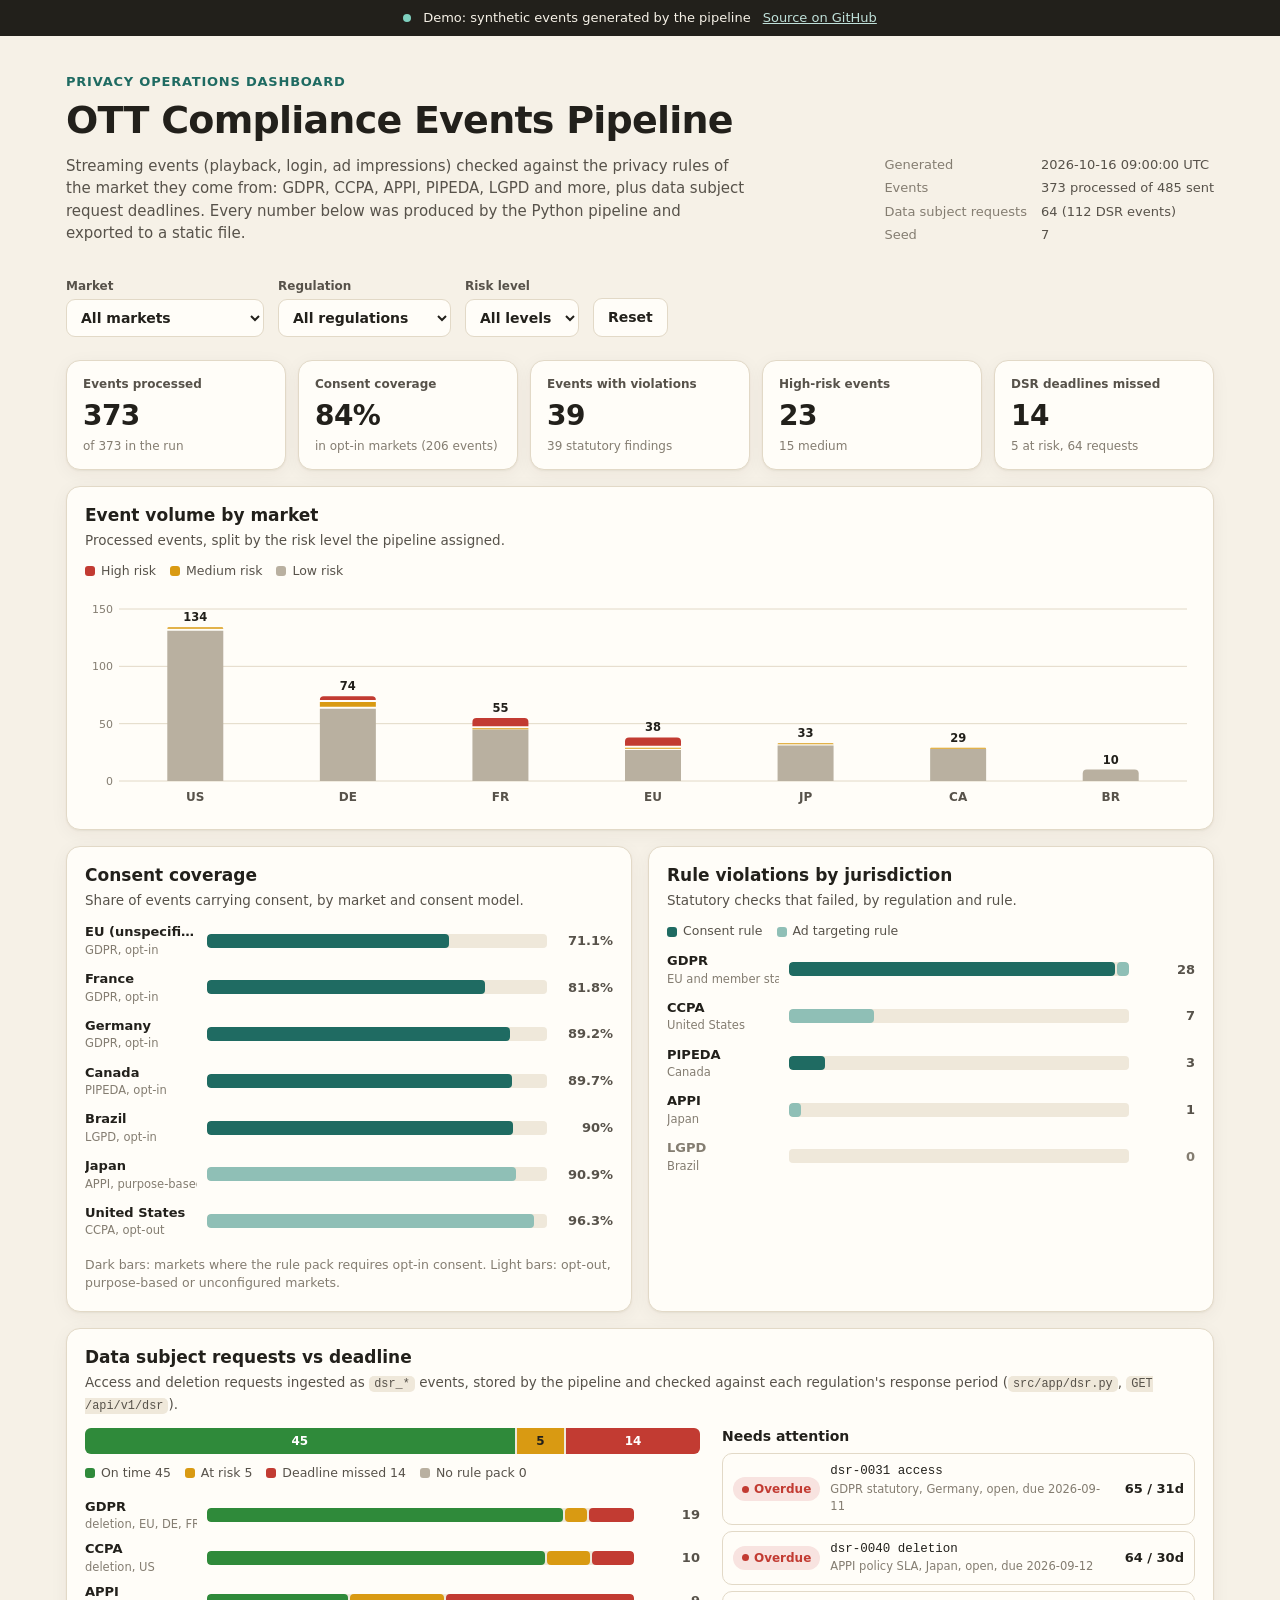
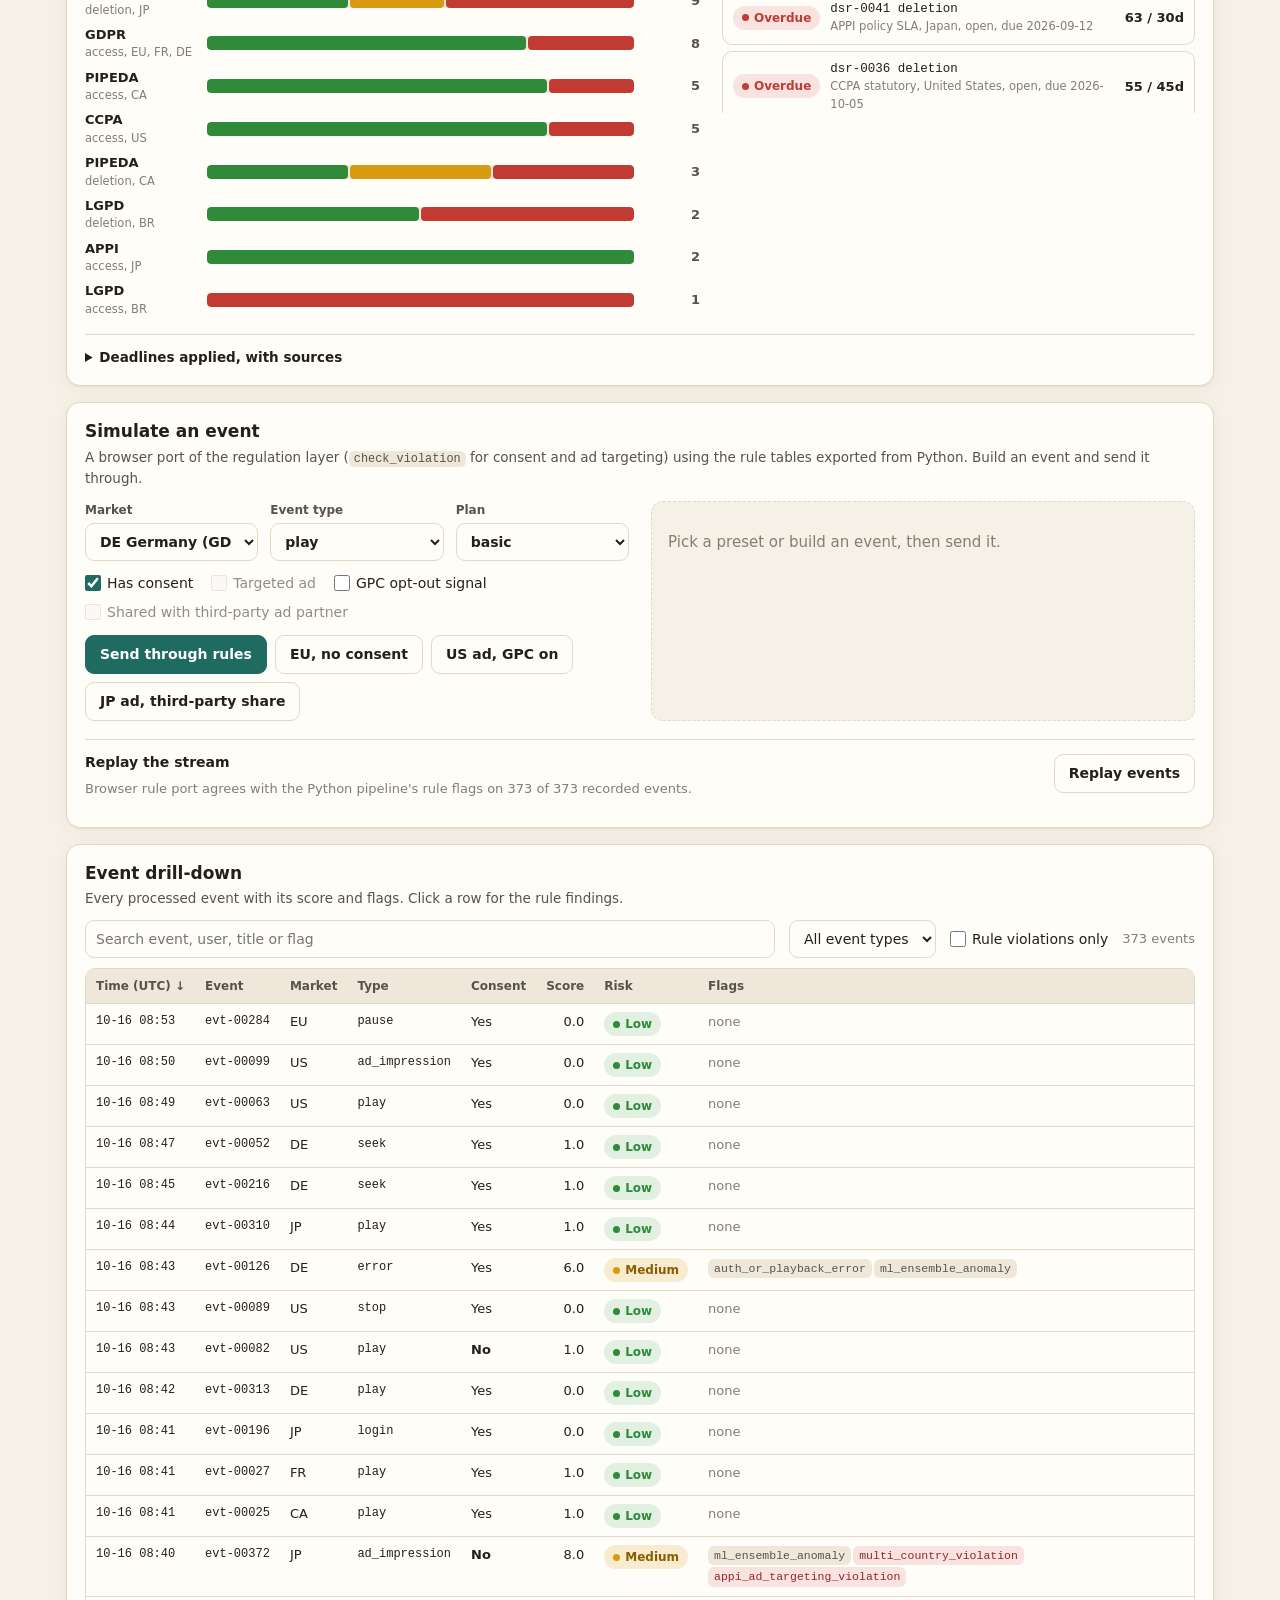
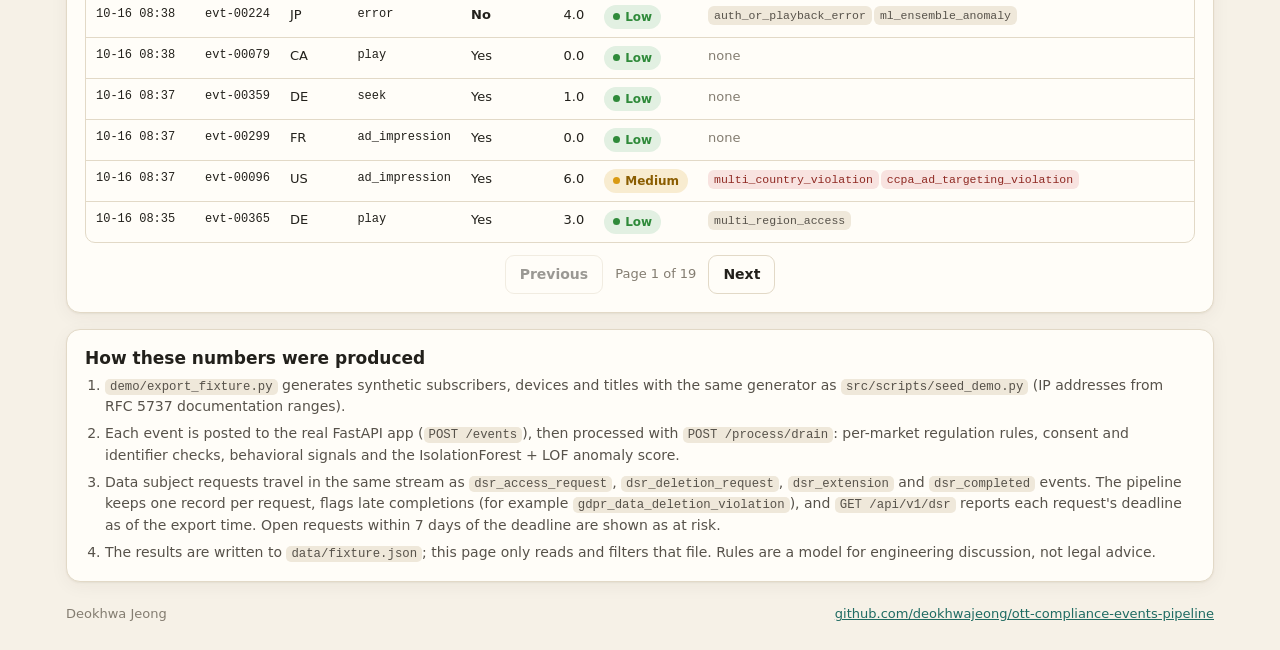
<file: demo/site/index.html>
<!doctype html>
<html lang="en">
<head>
  <meta charset="utf-8">
  <meta name="viewport" content="width=device-width, initial-scale=1">
  <title>OTT Compliance Pipeline Demo</title>
  <meta name="description" content="Interactive demo of the OTT Compliance Events Pipeline: per-market privacy rules, consent coverage, data subject request deadlines and flagged events, built from synthetic events processed by the real pipeline.">
  <link rel="icon" href="data:image/svg+xml,%3Csvg xmlns=%22http://www.w3.org/2000/svg%22 viewBox=%220 0 32 32%22%3E%3Crect width=%2232%22 height=%2232%22 rx=%228%22 fill=%22%231f6b62%22/%3E%3Cpath d=%22M9 17l5 5 9-11%22 stroke=%22%23fff%22 stroke-width=%223.5%22 fill=%22none%22 stroke-linecap=%22round%22/%3E%3C/svg%3E">
  <link rel="stylesheet" href="styles.css">
</head>
<body>
  <div class="banner" role="note">
    <span class="banner-dot" aria-hidden="true"></span>
    Demo: synthetic events generated by the pipeline
    <a href="https://github.com/deokhwajeong/ott-compliance-events-pipeline">Source on GitHub</a>
  </div>

  <header class="wrap header">
    <div>
      <p class="eyebrow">Privacy operations dashboard</p>
      <h1>OTT Compliance Events Pipeline</h1>
      <p class="lede">Streaming events (playback, login, ad impressions) checked against the privacy rules of the market they come from: GDPR, CCPA, APPI, PIPEDA, LGPD and more, plus data subject request deadlines. Every number below was produced by the Python pipeline and exported to a static file.</p>
    </div>
    <dl class="meta" id="meta"></dl>
  </header>

  <main class="wrap">
    <section class="filters" aria-label="Filters">
      <label>Market
        <select id="f-region"><option value="">All markets</option></select>
      </label>
      <label>Regulation
        <select id="f-reg"><option value="">All regulations</option></select>
      </label>
      <label>Risk level
        <select id="f-risk">
          <option value="">All levels</option>
          <option value="high">High</option>
          <option value="medium">Medium</option>
          <option value="low">Low</option>
        </select>
      </label>
      <button type="button" class="btn-ghost" id="f-reset">Reset</button>
    </section>

    <section class="kpis" id="kpis" aria-label="Key figures"></section>

    <section class="grid">
      <article class="card span-2">
        <header class="card-head">
          <h2>Event volume by market</h2>
          <p>Processed events, split by the risk level the pipeline assigned.</p>
        </header>
        <div class="legend" id="vol-legend"></div>
        <div id="chart-volume" class="chart"></div>
      </article>

      <article class="card">
        <header class="card-head">
          <h2>Consent coverage</h2>
          <p>Share of events carrying consent, by market and consent model.</p>
        </header>
        <div id="chart-consent" class="hbars"></div>
      </article>

      <article class="card">
        <header class="card-head">
          <h2>Rule violations by jurisdiction</h2>
          <p>Statutory checks that failed, by regulation and rule.</p>
        </header>
        <div class="legend" id="viol-legend"></div>
        <div id="chart-violations" class="hbars"></div>
      </article>

      <article class="card span-2">
        <header class="card-head">
          <h2>Data subject requests vs deadline</h2>
          <p id="dsr-sub">Access and deletion requests ingested as <code>dsr_*</code> events, stored by the pipeline and checked against each regulation's response period (<code>src/app/dsr.py</code>, <code>GET /api/v1/dsr</code>).</p>
        </header>
        <div class="dsr">
          <div>
            <div class="stackbar" id="dsr-bar" role="img"></div>
            <div class="legend" id="dsr-legend"></div>
            <div id="dsr-by-reg" class="hbars compact"></div>
          </div>
          <div>
            <h3 class="minor">Needs attention</h3>
            <ul class="dsr-list" id="dsr-list"></ul>
          </div>
        </div>
        <details class="dsr-rules">
          <summary>Deadlines applied, with sources</summary>
          <div class="table-wrap">
            <table class="rules" id="dsr-rules"></table>
          </div>
          <p class="note">"Policy SLA" means the statute sets no fixed day count (for example APPI's "without delay") or the period is not modeled, so an internal 30-day target is tracked and never presented as a legal deadline. A portfolio model, not legal advice.</p>
        </details>
      </article>

      <article class="card span-2 sim" id="simulate">
        <header class="card-head">
          <h2>Simulate an event</h2>
          <p>A browser port of the regulation layer (<code>check_violation</code> for consent and ad targeting) using the rule tables exported from Python. Build an event and send it through.</p>
        </header>
        <div class="sim-body">
          <form id="sim-form" class="sim-form">
            <label>Market
              <select id="s-region"></select>
            </label>
            <label>Event type
              <select id="s-type">
                <option value="play">play</option>
                <option value="login">login</option>
                <option value="ad_impression">ad_impression</option>
                <option value="pause">pause</option>
                <option value="error">error</option>
              </select>
            </label>
            <label>Plan
              <select id="s-plan"><option>basic</option><option>premium</option></select>
            </label>
            <fieldset class="toggles">
              <label class="check"><input type="checkbox" id="s-consent"> Has consent</label>
              <label class="check"><input type="checkbox" id="s-targeted"> Targeted ad</label>
              <label class="check"><input type="checkbox" id="s-gpc"> GPC opt-out signal</label>
              <label class="check"><input type="checkbox" id="s-thirdparty"> Shared with third-party ad partner</label>
            </fieldset>
            <div class="sim-actions">
              <button type="submit" class="btn">Send through rules</button>
              <button type="button" class="btn-ghost" id="s-preset-gdpr">EU, no consent</button>
              <button type="button" class="btn-ghost" id="s-preset-ccpa">US ad, GPC on</button>
              <button type="button" class="btn-ghost" id="s-preset-appi">JP ad, third-party share</button>
            </div>
          </form>
          <div class="sim-out" id="sim-out" aria-live="polite">
            <p class="muted">Pick a preset or build an event, then send it.</p>
          </div>
        </div>
        <div class="replay">
          <div class="replay-head">
            <div>
              <h3 class="minor">Replay the stream</h3>
              <p class="muted small" id="parity"></p>
            </div>
            <button type="button" class="btn-ghost" id="replay-btn">Replay events</button>
          </div>
          <ol class="ticker" id="ticker" aria-live="off"></ol>
        </div>
      </article>

      <article class="card span-2" id="drill">
        <header class="card-head">
          <h2>Event drill-down</h2>
          <p>Every processed event with its score and flags. Click a row for the rule findings.</p>
        </header>
        <div class="table-tools">
          <input type="search" id="t-search" placeholder="Search event, user, title or flag" aria-label="Search events">
          <select id="t-type" aria-label="Event type"><option value="">All event types</option></select>
          <label class="check"><input type="checkbox" id="t-flagged"> Rule violations only</label>
          <span class="muted small" id="t-count"></span>
        </div>
        <div class="table-wrap">
          <table class="events">
            <thead>
              <tr>
                <th data-sort="ts">Time (UTC)</th>
                <th data-sort="id">Event</th>
                <th data-sort="region">Market</th>
                <th data-sort="type">Type</th>
                <th data-sort="consent">Consent</th>
                <th data-sort="score" class="num">Score</th>
                <th data-sort="risk">Risk</th>
                <th>Flags</th>
              </tr>
            </thead>
            <tbody id="t-body"></tbody>
          </table>
        </div>
        <div class="pager">
          <button type="button" class="btn-ghost" id="t-prev">Previous</button>
          <span class="muted small" id="t-page"></span>
          <button type="button" class="btn-ghost" id="t-next">Next</button>
        </div>
      </article>
    </section>

    <section class="how card">
      <h2>How these numbers were produced</h2>
      <ol>
        <li><code>demo/export_fixture.py</code> generates synthetic subscribers, devices and titles with the same generator as <code>src/scripts/seed_demo.py</code> (IP addresses from RFC 5737 documentation ranges).</li>
        <li>Each event is posted to the real FastAPI app (<code>POST /events</code>), then processed with <code>POST /process/drain</code>: per-market regulation rules, consent and identifier checks, behavioral signals and the IsolationForest + LOF anomaly score.</li>
        <li>Data subject requests travel in the same stream as <code>dsr_access_request</code>, <code>dsr_deletion_request</code>, <code>dsr_extension</code> and <code>dsr_completed</code> events. The pipeline keeps one record per request, flags late completions (for example <code>gdpr_data_deletion_violation</code>), and <code>GET /api/v1/dsr</code> reports each request's deadline as of the export time. Open requests within <span id="atrisk-days">7</span> days of the deadline are shown as at risk.</li>
        <li>The results are written to <code>data/fixture.json</code>; this page only reads and filters that file. Rules are a model for engineering discussion, not legal advice.</li>
      </ol>
    </section>
  </main>

  <footer class="wrap footer">
    <span>Deokhwa Jeong</span>
    <a href="https://github.com/deokhwajeong/ott-compliance-events-pipeline">github.com/deokhwajeong/ott-compliance-events-pipeline</a>
  </footer>

  <div class="tooltip" id="tooltip" role="tooltip" hidden></div>
  <script src="app.js"></script>
</body>
</html>
</file>
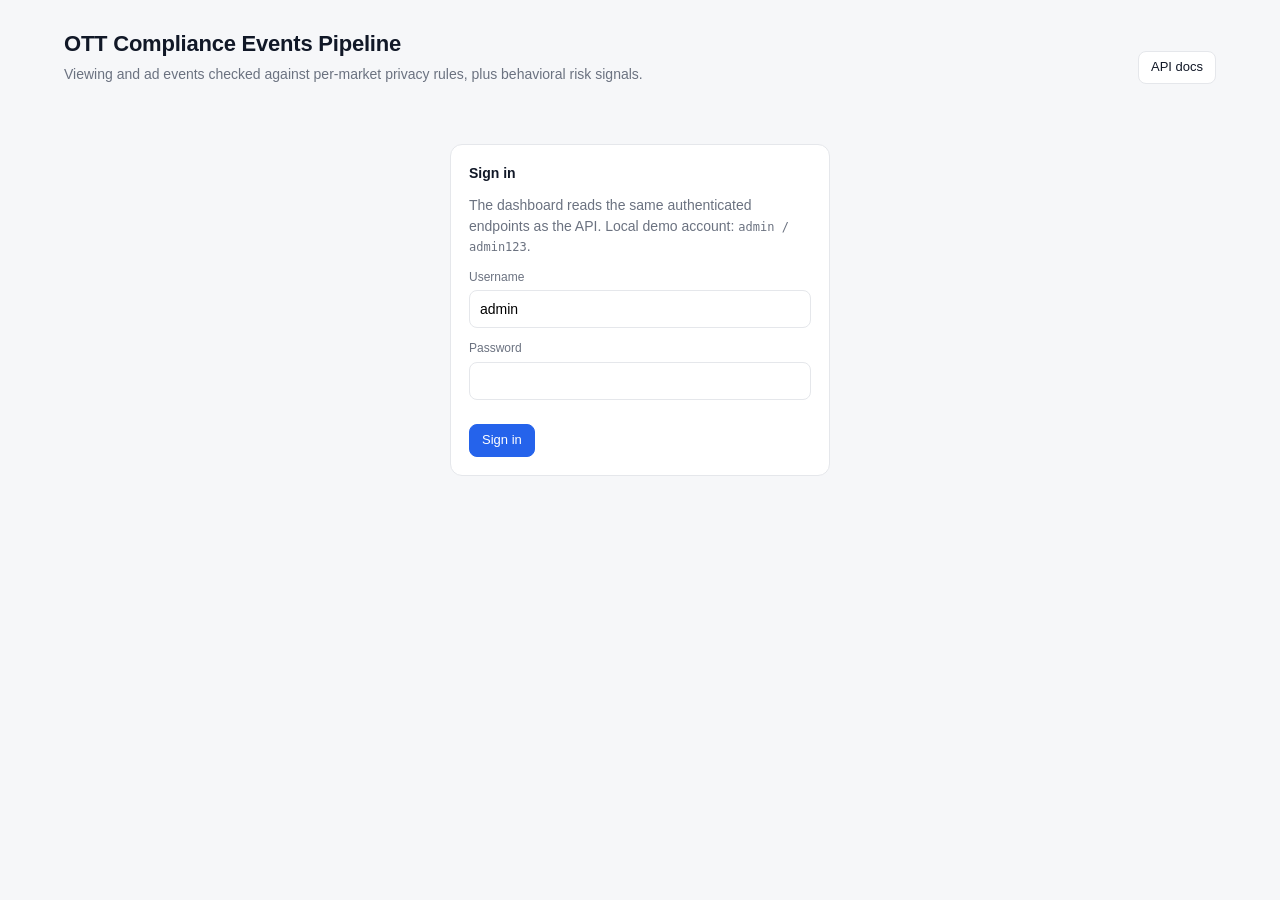
<file: src/app/templates/dashboard.html>
<!doctype html>
<html lang="en">
<head>
  <meta charset="utf-8"/>
  <meta name="viewport" content="width=device-width,initial-scale=1"/>
  <title>OTT Compliance Dashboard</title>
  <style>
    :root {
      --bg: #f6f7f9;
      --card: #ffffff;
      --ink: #111827;
      --muted: #6b7280;
      --line: #e5e7eb;
      --accent: #2563eb;
      --low: #16a34a;
      --med: #d97706;
      --high: #dc2626;
      --none: #9ca3af;
    }
    * { box-sizing: border-box; }
    body {
      margin: 0; background: var(--bg); color: var(--ink);
      font: 14px/1.45 -apple-system, BlinkMacSystemFont, "Segoe UI", Roboto, "Helvetica Neue", Arial, sans-serif;
    }
    .wrap { max-width: 1200px; margin: 0 auto; padding: 28px 24px 40px; }
    header { display: flex; align-items: flex-end; justify-content: space-between; gap: 16px; flex-wrap: wrap; }
    h1 { font-size: 22px; margin: 0; letter-spacing: -0.01em; }
    h2 { font-size: 14px; margin: 0 0 12px; font-weight: 600; }
    .sub { color: var(--muted); margin-top: 4px; }
    .actions { display: flex; gap: 8px; align-items: center; color: var(--muted); font-size: 12px; }
    .btn, a.btn {
      border: 1px solid var(--line); background: var(--card); color: var(--ink); border-radius: 8px;
      padding: 6px 12px; font: inherit; font-size: 13px; cursor: pointer; text-decoration: none;
    }
    .btn.primary { background: var(--accent); border-color: var(--accent); color: #fff; }
    .grid { display: grid; gap: 16px; margin-top: 20px; }
    .kpis { grid-template-columns: repeat(4, 1fr); }
    .two { grid-template-columns: 1fr 1fr; }
    .wide { grid-template-columns: 1.35fr 1fr; }
    .card { background: var(--card); border: 1px solid var(--line); border-radius: 12px; padding: 18px; }
    .kpi .label { color: var(--muted); font-size: 12px; text-transform: uppercase; letter-spacing: 0.04em; }
    .kpi .value { font-size: 30px; font-weight: 650; margin-top: 6px; font-variant-numeric: tabular-nums; }
    .kpi .hint { color: var(--muted); font-size: 12px; margin-top: 2px; }
    .donut-row { display: flex; align-items: center; gap: 24px; }
    .legend { display: grid; gap: 8px; }
    .legend div { display: flex; align-items: center; gap: 8px; }
    .dot { width: 10px; height: 10px; border-radius: 50%; display: inline-block; }
    .bars { display: grid; gap: 10px; }
    .bar-row { display: grid; grid-template-columns: 210px 1fr 40px; gap: 10px; align-items: center; }
    .bar-row .name { overflow: hidden; text-overflow: ellipsis; white-space: nowrap; font-family: ui-monospace, SFMono-Regular, Menlo, monospace; font-size: 12px; }
    .bar-track { background: #f1f5f9; border-radius: 4px; height: 10px; }
    .bar { height: 10px; border-radius: 4px; background: var(--accent); }
    .bar-row .num { text-align: right; font-variant-numeric: tabular-nums; color: var(--muted); }
    table { width: 100%; border-collapse: collapse; }
    th { text-align: left; font-weight: 500; color: var(--muted); font-size: 12px; padding: 0 10px 8px 0; border-bottom: 1px solid var(--line); }
    td { padding: 8px 10px 8px 0; border-bottom: 1px solid #f1f2f4; vertical-align: top; }
    td.num, th.num { text-align: right; font-variant-numeric: tabular-nums; }
    .mono { font-family: ui-monospace, SFMono-Regular, Menlo, monospace; font-size: 12px; }
    .tag { display: inline-block; border: 1px solid var(--line); border-radius: 999px; padding: 1px 8px; font-size: 11px; margin: 0 4px 2px 0; color: #374151; background: #fafafa; }
    .tag.reg { border-color: #bfdbfe; background: #eff6ff; color: #1e40af; }
    .muted { color: var(--muted); }
    .risk { display: inline-block; min-width: 56px; text-align: center; border-radius: 999px; padding: 1px 8px; font-size: 11px; font-weight: 600; }
    .risk.low { background: #dcfce7; color: #166534; }
    .risk.medium { background: #fef3c7; color: #92400e; }
    .risk.high { background: #fee2e2; color: #991b1b; }
    #login { max-width: 380px; margin: 60px auto; }
    #login label { display: block; font-size: 12px; color: var(--muted); margin: 12px 0 4px; }
    #login input { width: 100%; padding: 8px 10px; border: 1px solid var(--line); border-radius: 8px; font: inherit; }
    #login .err { color: var(--high); font-size: 12px; min-height: 16px; margin-top: 8px; }
    .hidden { display: none !important; }
    @media (max-width: 900px) {
      .kpis { grid-template-columns: repeat(2, 1fr); }
      .two, .wide { grid-template-columns: 1fr; }
      .bar-row { grid-template-columns: 120px 1fr 32px; }
    }
  </style>
</head>
<body>
  <div class="wrap">
    <header>
      <div>
        <h1>OTT Compliance Events Pipeline</h1>
        <div class="sub">Viewing and ad events checked against per-market privacy rules, plus behavioral risk signals.</div>
      </div>
      <div class="actions">
        <span id="updated"></span>
        <a class="btn" href="/docs">API docs</a>
        <button class="btn hidden" id="refresh">Refresh</button>
        <button class="btn hidden" id="logout">Sign out</button>
      </div>
    </header>

    <div id="login" class="card hidden">
      <h2>Sign in</h2>
      <div class="muted">The dashboard reads the same authenticated endpoints as the API. Local demo account: <span class="mono">admin / admin123</span>.</div>
      <form id="login-form">
        <label for="username">Username</label>
        <input id="username" name="username" autocomplete="username" value="admin"/>
        <label for="password">Password</label>
        <input id="password" name="password" type="password" autocomplete="current-password"/>
        <div class="err" id="login-err"></div>
        <button class="btn primary" type="submit">Sign in</button>
      </form>
    </div>

    <main id="dash" class="hidden">
      <section class="grid kpis">
        <div class="card kpi"><div class="label">Events processed</div><div class="value" id="k-total">-</div><div class="hint" id="k-queue">-</div></div>
        <div class="card kpi"><div class="label">High risk</div><div class="value" id="k-high" style="color:var(--high)">-</div><div class="hint" id="k-high-pct">-</div></div>
        <div class="card kpi"><div class="label">Medium risk</div><div class="value" id="k-med" style="color:var(--med)">-</div><div class="hint" id="k-med-pct">-</div></div>
        <div class="card kpi"><div class="label">Regulation violations</div><div class="value" id="k-reg">-</div><div class="hint" id="k-reg-hint">-</div></div>
      </section>

      <section class="grid two">
        <div class="card">
          <h2>Risk distribution</h2>
          <div class="donut-row">
            <svg id="donut" width="160" height="160" viewBox="0 0 42 42" role="img" aria-label="Risk distribution"></svg>
            <div class="legend" id="legend"></div>
          </div>
        </div>
        <div class="card">
          <h2>Violations by regulation</h2>
          <div class="bars" id="reg-bars"></div>
        </div>
      </section>

      <section class="grid wide">
        <div class="card">
          <h2>Markets</h2>
          <table>
            <thead><tr><th>Region</th><th>Rule pack</th><th class="num">Events</th><th class="num">Flagged</th><th class="num">High</th></tr></thead>
            <tbody id="regions"></tbody>
          </table>
        </div>
        <div class="card">
          <h2>Most frequent flags</h2>
          <div class="bars" id="flag-bars"></div>
        </div>
      </section>

      <section class="grid">
        <div class="card">
          <h2>Latest processed events</h2>
          <table>
            <thead><tr><th>Event</th><th>Subscriber</th><th>Type</th><th>Region</th><th>Risk</th><th class="num">Score</th><th>Flags</th></tr></thead>
            <tbody id="latest"></tbody>
          </table>
        </div>
      </section>
    </main>
  </div>

  <script>
    const $ = (id) => document.getElementById(id);
    const COLORS = { low: "var(--low)", medium: "var(--med)", high: "var(--high)" };
    let token = null;
    try { token = sessionStorage.getItem("ottc_token"); } catch (e) { token = null; }

    function esc(s) {
      return String(s ?? "").replace(/[&<>"']/g, (c) => ({ "&": "&amp;", "<": "&lt;", ">": "&gt;", '"': "&quot;", "'": "&#39;" }[c]));
    }
    function pct(n, d) { return d ? (100 * n / d).toFixed(1) + "%" : "0%"; }

    function show(loggedIn) {
      $("login").classList.toggle("hidden", loggedIn);
      $("dash").classList.toggle("hidden", !loggedIn);
      $("refresh").classList.toggle("hidden", !loggedIn);
      $("logout").classList.toggle("hidden", !loggedIn);
    }

    async function api(path) {
      const r = await fetch(path, { headers: { Authorization: "Bearer " + token } });
      if (r.status === 401 || r.status === 403) { token = null; show(false); throw new Error("auth"); }
      if (!r.ok) throw new Error(path + " -> " + r.status);
      return r.json();
    }

    function donut(dist) {
      const total = dist.low + dist.medium + dist.high;
      const svg = $("donut");
      let html = '<circle cx="21" cy="21" r="15.915" fill="none" stroke="#f1f5f9" stroke-width="6"></circle>';
      let offset = 25;
      for (const k of ["low", "medium", "high"]) {
        const v = total ? (100 * dist[k] / total) : 0;
        if (v > 0) {
          html += `<circle cx="21" cy="21" r="15.915" fill="none" stroke="${COLORS[k]}" stroke-width="6"
                    stroke-dasharray="${v} ${100 - v}" stroke-dashoffset="${offset}"></circle>`;
        }
        offset -= v;
      }
      html += `<text x="21" y="21" text-anchor="middle" dominant-baseline="central" font-size="6" font-weight="650" fill="#111827">${total}</text>`;
      svg.innerHTML = html;
      $("legend").innerHTML = ["low", "medium", "high"].map((k) =>
        `<div><span class="dot" style="background:${COLORS[k]}"></span><span style="width:64px;text-transform:capitalize">${k}</span>
         <strong style="font-variant-numeric:tabular-nums">${dist[k]}</strong><span class="muted">&nbsp;${pct(dist[k], total)}</span></div>`).join("");
    }

    function bars(el, items, color) {
      const max = Math.max(1, ...items.map((i) => i.count));
      el.innerHTML = items.length ? items.map((i) => `
        <div class="bar-row"><span class="name" title="${esc(i.name)}">${esc(i.name)}</span>
          <div class="bar-track"><div class="bar" style="width:${(100 * i.count / max).toFixed(1)}%;background:${color}"></div></div>
          <span class="num">${i.count}</span></div>`).join("") : '<div class="muted">No data yet.</div>';
    }

    async function refresh() {
      const d = await api("/api/v1/dashboard/overview?limit=10");
      const dist = d.risk_distribution;
      const total = d.total_processed;
      const regTotal = Object.values(d.regulation_violations).reduce((a, b) => a + b, 0);
      $("k-total").textContent = total;
      $("k-queue").textContent = `${d.queue.queue_size} waiting in queue`;
      $("k-high").textContent = dist.high;
      $("k-high-pct").textContent = pct(dist.high, total) + " of processed";
      $("k-med").textContent = dist.medium;
      $("k-med-pct").textContent = pct(dist.medium, total) + " of processed";
      $("k-reg").textContent = regTotal;
      $("k-reg-hint").textContent = `across ${Object.keys(d.regulation_violations).length} regulations`;

      donut(dist);
      bars($("reg-bars"), Object.entries(d.regulation_violations).map(([name, count]) => ({ name, count })), "var(--accent)");
      bars($("flag-bars"), d.top_flags.map((f) => ({ name: f.flag, count: f.count })), "#64748b");

      $("regions").innerHTML = d.by_region.map((r) => `
        <tr><td class="mono">${esc(r.region)}</td>
          <td>${r.regulations.length ? r.regulations.map((x) => `<span class="tag reg">${esc(x)}</span>`).join("") : '<span class="muted">none configured</span>'}</td>
          <td class="num">${r.events}</td><td class="num">${r.flagged} <span class="muted">(${pct(r.flagged, r.events)})</span></td>
          <td class="num">${r.high}</td></tr>`).join("");

      $("latest").innerHTML = d.latest.length ? d.latest.map((e) => `
        <tr><td class="mono">${esc(e.event_id)}</td><td class="mono">${esc(e.user_id)}</td><td>${esc(e.event_type)}</td>
          <td class="mono">${esc(e.region)}</td><td><span class="risk ${esc(e.risk_level)}">${esc(e.risk_level)}</span></td>
          <td class="num">${Number(e.score).toFixed(1)}</td>
          <td>${e.flags.length ? e.flags.map((f) => `<span class="tag">${esc(f)}</span>`).join("") : '<span class="muted">none</span>'}</td></tr>`).join("")
        : '<tr><td colspan="7" class="muted">No processed events yet. POST to /events, then /process/drain.</td></tr>';

      $("updated").textContent = "Updated " + new Date().toLocaleTimeString();
    }

    $("login-form").addEventListener("submit", async (e) => {
      e.preventDefault();
      $("login-err").textContent = "";
      const r = await fetch("/token", {
        method: "POST",
        headers: { "Content-Type": "application/x-www-form-urlencoded" },
        body: new URLSearchParams({ username: $("username").value, password: $("password").value }),
      });
      if (!r.ok) { $("login-err").textContent = "Invalid username or password."; return; }
      token = (await r.json()).access_token;
      try { sessionStorage.setItem("ottc_token", token); } catch (e) { /* storage unavailable */ }
      show(true);
      refresh().catch(console.error);
    });
    $("logout").addEventListener("click", () => {
      token = null;
      try { sessionStorage.removeItem("ottc_token"); } catch (e) { /* storage unavailable */ }
      show(false);
    });
    $("refresh").addEventListener("click", () => refresh().catch(console.error));

    show(Boolean(token));
    if (token) refresh().catch(console.error);
    setInterval(() => { if (token) refresh().catch(console.error); }, 10000);
  </script>
</body>
</html>
</file>
<file: demo/site/styles.css>
:root {
  color-scheme: light;
  --bg: #f6f1e7;
  --surface: #fffdf8;
  --surface-2: #efe8da;
  --line: #e2d9c7;
  --text: #22201b;
  --text-2: #57524a;
  --muted: #847d71;
  --accent: #1f6b62;
  --accent-2: #8fbfb6;
  --accent-soft: #dcebe6;
  --good: #2f8a3a;
  --warning: #d99a12;
  --critical: #c23b32;
  --neutral: #b9b0a0;
  --radius: 14px;
  --shadow: 0 1px 2px rgba(60, 45, 20, 0.06), 0 4px 18px rgba(60, 45, 20, 0.05);
  --font: "Inter", ui-sans-serif, system-ui, "Segoe UI", Roboto, sans-serif;
  --mono: ui-monospace, Menlo, Consolas, monospace;
}

* { box-sizing: border-box; }
html { -webkit-text-size-adjust: 100%; }
body {
  margin: 0;
  background: var(--bg);
  color: var(--text);
  font: 15px/1.5 var(--font);
  overflow-x: hidden;
}
a { color: var(--accent); }
code { font-family: var(--mono); font-size: 0.88em; background: var(--surface-2); padding: 1px 5px; border-radius: 5px; overflow-wrap: anywhere; }
h1, h2, h3 { margin: 0; line-height: 1.25; }
.wrap { max-width: 1180px; margin: 0 auto; padding: 0 16px; }
.muted { color: var(--muted); }
.small { font-size: 13px; }

.banner {
  display: flex; flex-wrap: wrap; align-items: center; justify-content: center; gap: 8px 12px;
  padding: 8px 16px; background: var(--text); color: #f6f1e7; font-size: 13px; text-align: center;
}
.banner a { color: #bfe0d9; }
.banner-dot { width: 8px; height: 8px; border-radius: 50%; background: #7fd0bf; }

.header { display: grid; grid-template-columns: minmax(0, 1fr) auto; gap: 24px; align-items: end; padding-top: 36px; padding-bottom: 20px; }
.eyebrow { margin: 0 0 6px; color: var(--accent); font-weight: 600; font-size: 13px; letter-spacing: 0.06em; text-transform: uppercase; }
h1 { font-size: clamp(26px, 4vw, 38px); letter-spacing: -0.02em; }
.lede { max-width: 680px; margin: 10px 0 0; color: var(--text-2); }
.meta { display: grid; grid-template-columns: auto auto; gap: 4px 14px; margin: 0; font-size: 13px; color: var(--text-2); }
.meta dt { color: var(--muted); }
.meta dd { margin: 0; font-variant-numeric: tabular-nums; }

.filters { display: flex; flex-wrap: wrap; gap: 10px 14px; align-items: end; padding: 12px 0 10px; position: sticky; top: 0; z-index: 5; background: var(--bg); border-bottom: 1px solid transparent; }
label { display: grid; gap: 4px; font-size: 12px; color: var(--text-2); font-weight: 600; }
select, input[type="search"] {
  font: inherit; font-size: 14px; color: var(--text); background: var(--surface);
  border: 1px solid var(--line); border-radius: 9px; padding: 7px 10px; min-height: 38px; max-width: 100%;
}
select:focus-visible, input:focus-visible, button:focus-visible { outline: 2px solid var(--accent); outline-offset: 2px; }
.btn, .btn-ghost {
  font: inherit; font-size: 14px; font-weight: 600; border-radius: 9px; padding: 8px 14px; min-height: 38px; cursor: pointer;
}
.btn { background: var(--accent); color: #fff; border: 1px solid var(--accent); }
.btn:hover { background: #185850; }
.btn-ghost { background: var(--surface); color: var(--text); border: 1px solid var(--line); }
.btn-ghost:hover { border-color: var(--accent); color: var(--accent); }
.btn-ghost:disabled { opacity: 0.45; cursor: default; color: var(--text); border-color: var(--line); }
.check { display: inline-flex; flex-direction: row; align-items: center; gap: 6px; font-weight: 500; font-size: 14px; color: var(--text); }
.check input { width: 16px; height: 16px; accent-color: var(--accent); margin: 0; }

.kpis { display: grid; grid-template-columns: repeat(5, minmax(0, 1fr)); gap: 12px; margin: 12px 0 16px; }
.kpi { background: var(--surface); border: 1px solid var(--line); border-radius: var(--radius); padding: 14px 16px; box-shadow: var(--shadow); }
.kpi .label { font-size: 12px; color: var(--text-2); font-weight: 600; }
.kpi .value { font-size: 28px; font-weight: 700; letter-spacing: -0.02em; font-variant-numeric: tabular-nums; margin-top: 2px; }
.kpi .sub { font-size: 12px; color: var(--muted); }

.grid { display: grid; grid-template-columns: repeat(2, minmax(0, 1fr)); gap: 16px; }
.card { background: var(--surface); border: 1px solid var(--line); border-radius: var(--radius); padding: 18px; box-shadow: var(--shadow); min-width: 0; }
.span-2 { grid-column: span 2; }
.card-head { margin-bottom: 12px; }
.card-head h2 { font-size: 17px; }
.card-head p { margin: 4px 0 0; color: var(--text-2); font-size: 13.5px; }
h3.minor { font-size: 14px; margin-bottom: 8px; }

.legend { display: flex; flex-wrap: wrap; gap: 6px 14px; font-size: 12.5px; color: var(--text-2); margin-bottom: 10px; }
.legend span { display: inline-flex; align-items: center; gap: 6px; }
.legend i { width: 10px; height: 10px; border-radius: 3px; display: inline-block; }

.chart svg { display: block; width: 100%; height: auto; overflow: visible; }
.chart .axis text { fill: var(--muted); font-size: 11px; }
.chart .axis line { stroke: var(--line); }
.chart .xlab { fill: var(--text-2); font-size: 12px; font-weight: 600; }
.chart .total { fill: var(--text); font-size: 11.5px; font-weight: 600; }
.chart rect.seg { cursor: default; }
.chart .col:hover rect.seg { opacity: 0.85; }

.hbars { display: grid; gap: 10px; }
.hbars.compact { gap: 6px; margin-top: 14px; }
.hrow { display: grid; grid-template-columns: 112px minmax(0, 1fr) 56px; gap: 10px; align-items: center; font-size: 13px; }
.hrow .name { color: var(--text); font-weight: 600; white-space: nowrap; overflow: hidden; text-overflow: ellipsis; }
.hrow .name small { display: block; color: var(--muted); font-weight: 500; font-size: 11.5px; }
.hrow .val { text-align: right; font-variant-numeric: tabular-nums; color: var(--text-2); font-weight: 600; }
.track { position: relative; height: 14px; background: var(--surface-2); border-radius: 4px; display: flex; gap: 2px; overflow: hidden; }
.track > b { display: block; height: 100%; border-radius: 4px; transition: width 0.35s ease; }
.hrow.empty .name, .hrow.empty .val { color: var(--muted); }
.note { font-size: 12.5px; color: var(--muted); margin: 6px 0 0; }

.stackbar { display: flex; gap: 2px; height: 26px; border-radius: 6px; overflow: hidden; background: var(--surface-2); }
.stackbar > b { display: flex; align-items: center; justify-content: center; color: #fff; font-size: 12px; font-weight: 700; min-width: 0; transition: width 0.35s ease; }
.stackbar > b.light { color: var(--text); }
.stackbar + .legend { margin-top: 10px; }
.dsr { display: grid; grid-template-columns: minmax(0, 1.3fr) minmax(0, 1fr); gap: 22px; }
.dsr-list { list-style: none; margin: 0; padding: 0; display: grid; gap: 6px; max-height: 260px; overflow: auto; }
.dsr-list li { display: grid; grid-template-columns: auto minmax(0, 1fr) auto; gap: 10px; align-items: center; padding: 8px 10px; border: 1px solid var(--line); border-radius: 10px; font-size: 13px; }
.dsr-list .who { font-family: var(--mono); font-size: 12.5px; }
.dsr-list .who small { display: block; font-family: var(--font); color: var(--muted); font-size: 11.5px; }
.dsr-rules { margin-top: 16px; border-top: 1px solid var(--line); padding-top: 12px; }
.dsr-rules summary { cursor: pointer; font-weight: 600; font-size: 13.5px; }
.dsr-rules .table-wrap { margin-top: 10px; }
table.rules { width: 100%; min-width: 680px; border-collapse: collapse; font-size: 12.5px; }
table.rules th, table.rules td { text-align: left; padding: 6px 8px; border-bottom: 1px solid var(--line); vertical-align: top; }
table.rules th { color: var(--muted); font-weight: 600; }
.dsr-list .days { font-variant-numeric: tabular-nums; font-weight: 700; }

.pill { display: inline-flex; align-items: center; gap: 5px; padding: 2px 8px; border-radius: 999px; font-size: 12px; font-weight: 600; white-space: nowrap; border: 1px solid transparent; }
.pill::before { content: ""; width: 7px; height: 7px; border-radius: 50%; background: currentColor; }
.pill.high, .pill.breached { color: var(--critical); background: #f8e3e0; }
.pill.medium, .pill.at_risk { color: #8a5d00; background: #f8ecd0; }
.pill.medium::before, .pill.at_risk::before { background: var(--warning); }
.pill.low, .pill.on_time { color: var(--good); background: #e2f0e2; }
.pill.no_rule { color: var(--text-2); background: var(--surface-2); }
.flag { display: inline-block; font-family: var(--mono); font-size: 11.5px; padding: 1px 6px; border-radius: 6px; background: var(--surface-2); color: var(--text-2); margin: 1px 2px 1px 0; white-space: nowrap; }
.flag.reg { background: #f8e3e0; color: #8f2a23; }

.sim-body { display: grid; grid-template-columns: minmax(0, 1fr) minmax(0, 1fr); gap: 22px; }
.sim-form { display: grid; grid-template-columns: repeat(3, minmax(0, 1fr)); gap: 12px; align-content: start; }
.sim-form select { width: 100%; }
.toggles { grid-column: 1 / -1; display: flex; flex-wrap: wrap; gap: 8px 18px; border: 0; padding: 0; margin: 0; }
.sim-actions { grid-column: 1 / -1; display: flex; flex-wrap: wrap; gap: 8px; }
.sim-out { background: var(--bg); border: 1px dashed var(--line); border-radius: 12px; padding: 14px 16px; min-height: 150px; }
.sim-out .verdict { display: flex; align-items: center; gap: 10px; font-weight: 700; font-size: 16px; margin-bottom: 6px; }
.sim-out.flagged { border-style: solid; border-color: #e6b3ad; background: #fbf0ee; animation: pulse 0.6s ease; }
.sim-out.clean { border-style: solid; border-color: #b9d8bd; background: #f1f8f1; }
.sim-out ul { margin: 6px 0 0; padding-left: 18px; font-size: 13.5px; }
.sim-out .score { font-size: 13px; color: var(--text-2); margin-top: 8px; }
@keyframes pulse { 0% { transform: scale(0.99); } 50% { transform: scale(1.01); } 100% { transform: scale(1); } }

.replay { margin-top: 18px; padding-top: 14px; border-top: 1px solid var(--line); }
.replay-head { display: flex; justify-content: space-between; align-items: start; gap: 12px; flex-wrap: wrap; }
.replay-head p { margin: 0; }
.ticker { list-style: none; margin: 10px 0 0; padding: 0; display: grid; gap: 4px; max-height: 210px; overflow: hidden; }
.ticker li { display: grid; grid-template-columns: 80px 44px minmax(0, 1fr) auto; gap: 10px; align-items: center; font-size: 12.5px; padding: 5px 10px; border-radius: 8px; background: var(--bg); animation: slidein 0.25s ease; }
.ticker li.hit { background: #fbf0ee; }
.ticker .id { font-family: var(--mono); color: var(--text-2); }
@keyframes slidein { from { opacity: 0; transform: translateY(-4px); } to { opacity: 1; transform: none; } }

.table-tools { display: flex; flex-wrap: wrap; gap: 10px 14px; align-items: center; margin-bottom: 10px; }
.table-tools input[type="search"] { flex: 1 1 240px; }
.table-wrap { overflow-x: auto; border: 1px solid var(--line); border-radius: 10px; }
table.events { width: 100%; border-collapse: collapse; font-size: 13px; }
.events th { text-align: left; font-size: 12px; color: var(--text-2); background: var(--surface-2); padding: 8px 10px; white-space: nowrap; cursor: pointer; user-select: none; position: sticky; top: 0; }
.events th[data-dir="asc"]::after { content: " \2191"; }
.events th[data-dir="desc"]::after { content: " \2193"; }
.events td { padding: 8px 10px; border-top: 1px solid var(--line); vertical-align: top; }
.events td.num, .events th.num { text-align: right; font-variant-numeric: tabular-nums; }
.events td.mono { font-family: var(--mono); font-size: 12px; white-space: nowrap; }
.events tbody tr.row { cursor: pointer; }
.events tbody tr.row:hover { background: #faf6ee; }
.events tr.detail td { background: var(--bg); font-size: 13px; }
.detail-grid { display: grid; grid-template-columns: repeat(auto-fit, minmax(180px, 1fr)); gap: 8px 18px; }
.detail-grid dt { color: var(--muted); font-size: 11.5px; }
.detail-grid dd { margin: 0; }
.pager { display: flex; justify-content: center; align-items: center; gap: 12px; margin-top: 12px; }

.how { margin: 16px 0 0; }
.how h2 { font-size: 17px; margin-bottom: 6px; }
.how li { min-width: 0; overflow-wrap: anywhere; }
.how ol { margin: 0; padding-left: 20px; color: var(--text-2); font-size: 14px; display: grid; gap: 6px; }

.footer { display: flex; flex-wrap: wrap; justify-content: space-between; gap: 8px; padding-top: 22px; padding-bottom: 32px; font-size: 13px; color: var(--muted); }

.tooltip { position: fixed; z-index: 20; pointer-events: none; background: var(--text); color: #f6f1e7; padding: 8px 10px; border-radius: 8px; font-size: 12.5px; line-height: 1.45; box-shadow: 0 6px 20px rgba(0, 0, 0, 0.18); max-width: 240px; }
.tooltip b { font-weight: 700; }
.tooltip i { display: inline-block; width: 8px; height: 8px; border-radius: 2px; margin-right: 6px; }

@media (max-width: 900px) {
  .kpis { grid-template-columns: repeat(3, minmax(0, 1fr)); }
  .grid { grid-template-columns: minmax(0, 1fr); }
  .span-2 { grid-column: auto; }
  .dsr, .sim-body { grid-template-columns: minmax(0, 1fr); }
  .header { grid-template-columns: minmax(0, 1fr); }
  .filters { position: static; }
}
@media (max-width: 560px) {
  body { font-size: 14px; }
  .kpis { grid-template-columns: repeat(2, minmax(0, 1fr)); }
  .kpi .value { font-size: 23px; }
  .filters label { flex: 1 1 40%; }
  .filters select { width: 100%; }
  .sim-form { grid-template-columns: minmax(0, 1fr) minmax(0, 1fr); }
  .hrow { grid-template-columns: 88px minmax(0, 1fr) 48px; gap: 8px; }
  .ticker li { grid-template-columns: 70px 34px minmax(0, 1fr); }
  .ticker li .flags { grid-column: 1 / -1; }
  .card { padding: 14px; }
}
@media (prefers-reduced-motion: reduce) {
  *, *::before, *::after { animation: none !important; transition: none !important; }
}
</file>
